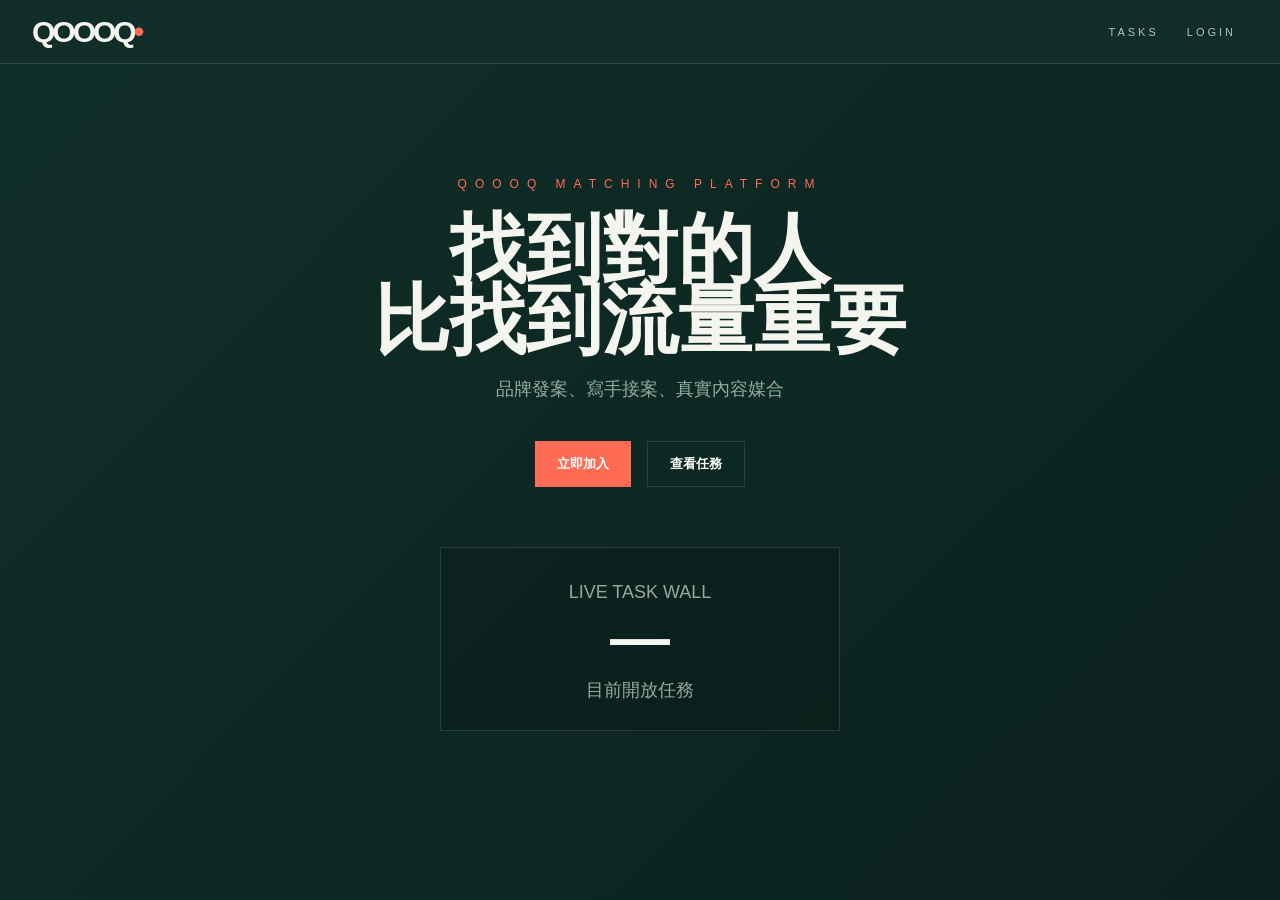
<file: index.html>
<!DOCTYPE html>
<html lang="zh-Hant">
<head>
<meta charset="UTF-8">
<meta name="viewport" content="width=device-width, initial-scale=1">
<title>QOOOQ Matching</title>
<link rel="stylesheet" href="css/style.css">
<style>
.hero {
  padding: 110px 20px 60px;
  text-align: center;
}
.hero small {
  color: var(--accent);
  letter-spacing: 8px;
  font-size: 12px;
}
.hero h1 {
  font-size: 76px;
  line-height: .93;
  margin: 22px 0;
}
.hero p {
  color: var(--muted);
  font-size: 18px;
}
.cta {
  margin-top: 40px;
  display: flex;
  justify-content: center;
  gap: 16px;
}
.stats-box {
  max-width: 400px;
  margin: 60px auto 0;
  padding: 28px;
  border: 1px solid var(--line);
  background: rgba(0,0,0,.15);
  text-align: center;
}
.stats-box h2 {
  font-size: 60px;
  margin: 0;
}
.stats-box p { color: var(--muted); margin: 6px 0 0; }
</style>
</head>
<body>

<header>
  <a class="logo" href="index.html">QOOOQ<span class="dot">•</span></a>
  <nav>
    <a href="tasks.html">TASKS</a>
    <div id="header-user"></div>
  </nav>
</header>

<section class="hero">
  <small>QOOOQ MATCHING PLATFORM</small>
  <h1>找到對的人<br>比找到流量重要</h1>
  <p>品牌發案、寫手接案、真實內容媒合</p>
  <div class="cta">
    <button class="btn" onclick="location.href='register.html'">立即加入</button>
    <button class="btn-outline" onclick="location.href='tasks.html'">查看任務</button>
  </div>
  <div class="stats-box">
    <p>LIVE TASK WALL</p>
    <h2 id="task-count">—</h2>
    <p>目前開放任務</p>
  </div>
</section>

<script src="js/app.js"></script>
<script>
renderHeaderUser();

// 動態抓任務數量
async function loadCount() {
  try {
    const res = await fetch(API_URL, {
      method: "POST",
      body: JSON.stringify({ action: "getOpenTasks" })
    });
    const data = await res.json();
    if (data.success) {
      document.getElementById("task-count").textContent = data.tasks.length;
    }
  } catch(e) {}
}
loadCount();
</script>
</body>
</html>
</file>
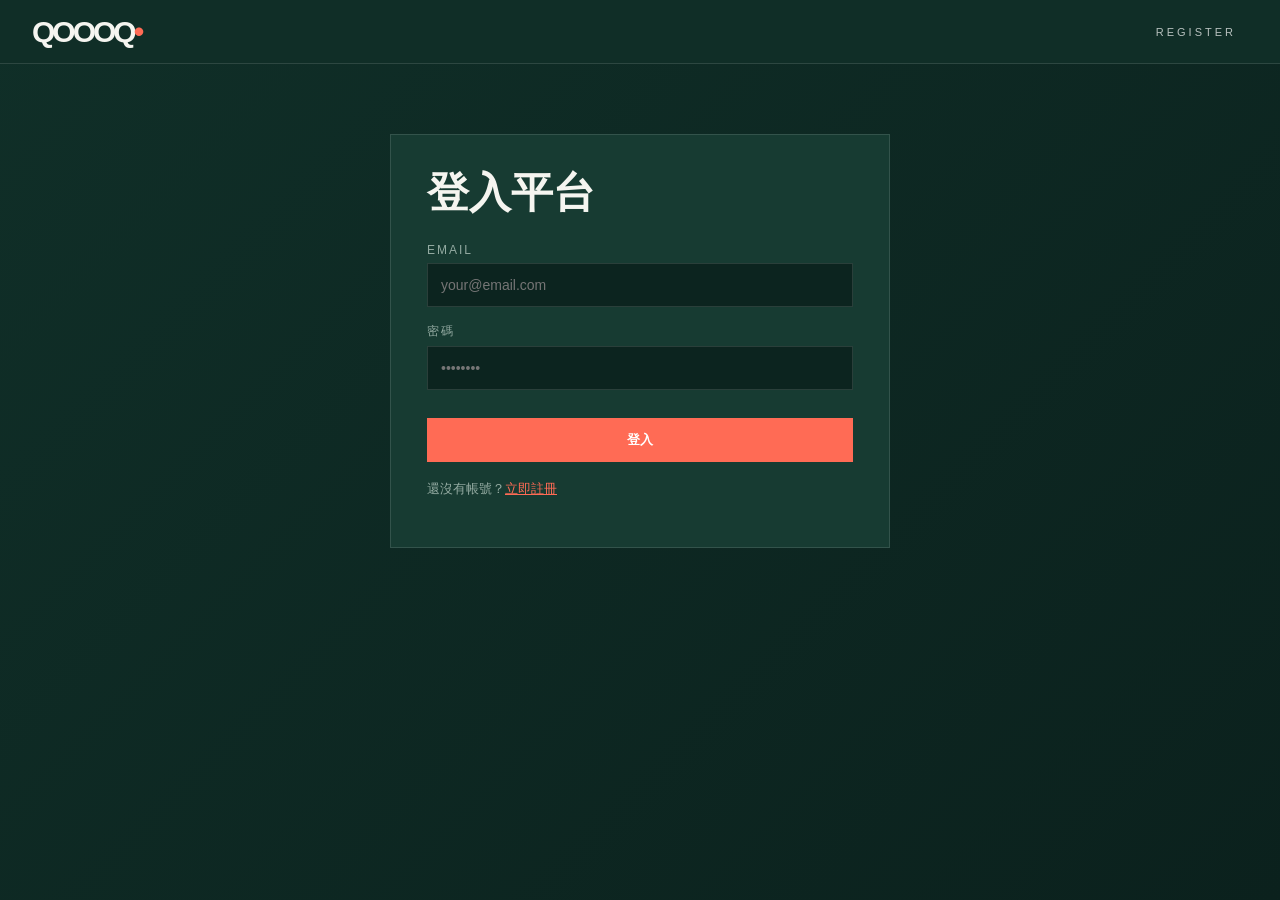
<file: login.html>
<!DOCTYPE html>
<html lang="zh-Hant">
<head>
<meta charset="UTF-8">
<meta name="viewport" content="width=device-width, initial-scale=1">
<title>QOOOQ Login</title>
<link rel="stylesheet" href="css/style.css">
</head>
<body>

<header>
  <a class="logo" href="index.html">QOOOQ<span class="dot">•</span></a>
  <nav><a href="register.html">REGISTER</a></nav>
</header>

<div class="wrap">
  <h1 style="font-size:42px;line-height:1.05;margin:0 0 28px">登入平台</h1>

  <label>EMAIL</label>
  <input id="email" type="email" placeholder="your@email.com">

  <label>密碼</label>
  <input id="password" type="password" placeholder="••••••••">

  <button class="btn" style="width:100%;margin-top:28px" onclick="login()">登入</button>
  <p style="margin-top:18px;color:var(--muted);font-size:13px">
    還沒有帳號？<a href="register.html" style="color:var(--accent)">立即註冊</a>
  </p>
</div>

<script src="js/app.js"></script>
<script>
// 已登入直接跳轉
if (getUser()) location.href = "tasks.html";

async function login() {
  const email = document.getElementById("email").value.trim();
  const password = document.getElementById("password").value;

  if (!email || !password) { alert("請填寫 Email 與密碼"); return; }

  const res = await fetch(API_URL, {
    method: "POST",
    body: JSON.stringify({ action: "login", email, password })
  });
  const data = await res.json();

  if (data.success) {
    localStorage.setItem("user", JSON.stringify(data));
    // 寫手第一次登入導去完善資料（可依需求調整）
    location.href = "tasks.html";
  } else {
    alert(data.message || "帳號或密碼錯誤");
  }
}
</script>
</body>
</html>
</file>
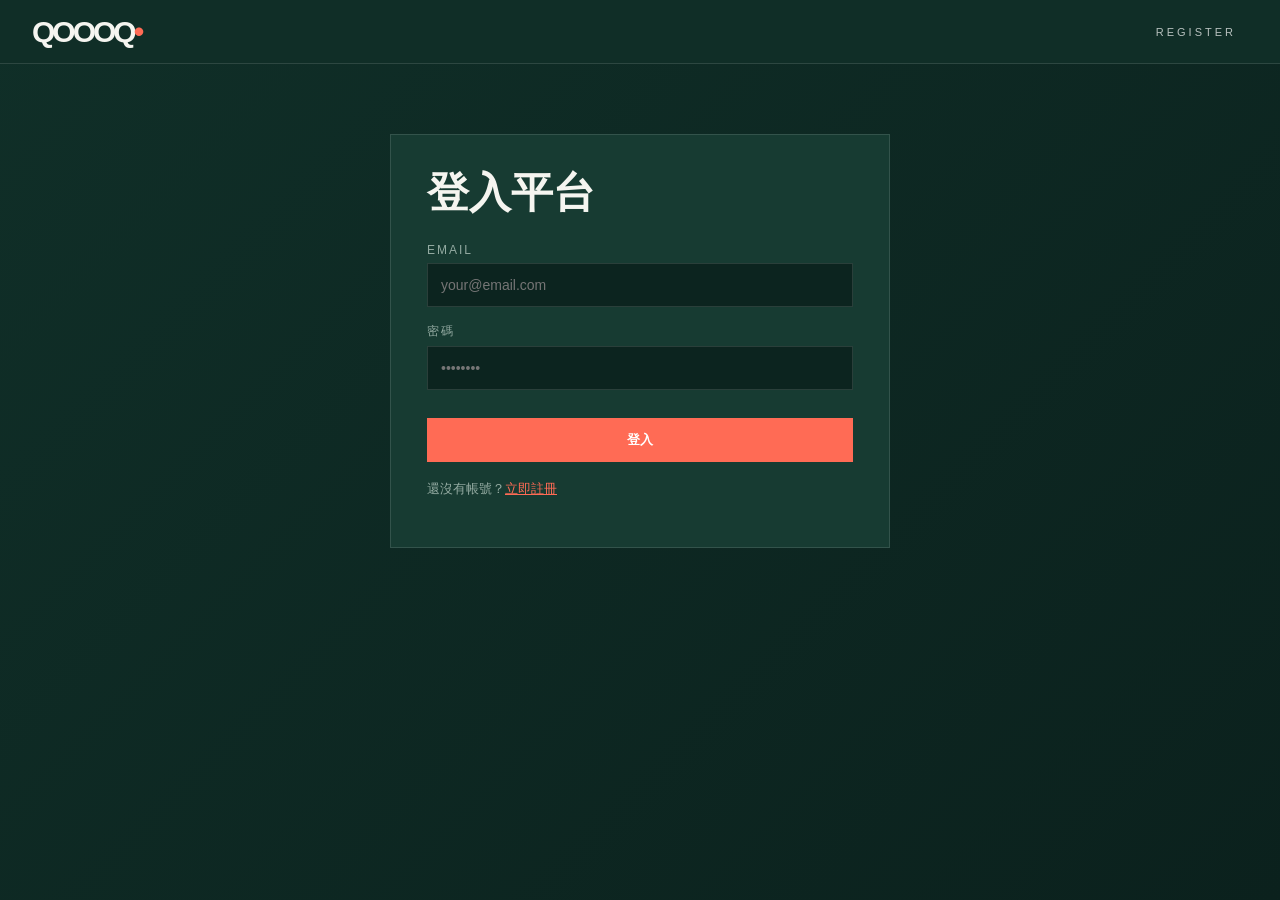
<file: post-task.html>
<!DOCTYPE html>
<html lang="zh-Hant">
<head>
<meta charset="UTF-8">
<meta name="viewport" content="width=device-width, initial-scale=1">
<title>QOOOQ 發布任務</title>
<link rel="stylesheet" href="css/style.css">
<style>
.wrap { max-width: 620px; }
</style>
</head>
<body>

<header>
  <a class="logo" href="index.html">QOOOQ<span class="dot">•</span></a>
  <nav>
    <a href="tasks.html">TASKS</a>
    <div id="header-user"></div>
  </nav>
</header>

<div class="wrap">
  <div class="tag" style="margin-bottom:12px">POST A TASK</div>
  <h1 style="font-size:36px;margin:0 0 28px">發布任務</h1>

  <label>品牌名稱</label>
  <input id="brand" placeholder="例：OOO 品牌">

  <label>商品 / 服務</label>
  <input id="product" placeholder="例：OOO 保健品">

  <label>任務標題</label>
  <input id="title" placeholder="例：Threads 開箱文 × 保健品體驗">

  <label>任務說明</label>
  <textarea id="description" rows="5" placeholder="說明任務內容、需求、注意事項..."></textarea>

  <label>平台</label>
  <select id="platform">
    <option>Threads</option>
    <option>Instagram</option>
    <option>TikTok</option>
    <option>Dcard</option>
    <option>痞客邦</option>
    <option>方格子</option>
  </select>

  <label>品類</label>
  <input id="category" placeholder="例：保健、美妝、食品">

  <label>預算（每篇，NT$）</label>
  <input id="budget" type="number" placeholder="例：1000">

  <label>招募名額</label>
  <input id="quota" type="number" placeholder="例：5">

  <button class="btn" style="width:100%;margin-top:28px" onclick="createTask()">發布任務</button>
</div>

<script src="js/app.js"></script>
<script>
const user = requireLogin();

// 只有品牌方可以發任務
if (user && user.role !== "brand") {
  alert("發任務功能僅開放給品牌方。\n寫手請在任務牆瀏覽並報名任務！");
  location.href = "tasks.html";
}
renderHeaderUser();

async function createTask() {
  const title = document.getElementById("title").value.trim();
  if (!title) { alert("請填寫任務標題"); return; }

  const payload = {
    action:      "createTask",
    brandUserId: user.userId,
    brand:       document.getElementById("brand").value,
    product:     document.getElementById("product").value,
    title,
    description: document.getElementById("description").value,
    platform:    document.getElementById("platform").value,
    category:    document.getElementById("category").value,
    budget:      document.getElementById("budget").value,
    quota:       document.getElementById("quota").value
  };

  const res = await fetch(API_URL, {
    method: "POST",
    body: JSON.stringify(payload)
  });
  const data = await res.json();

  if (data.success) {
    alert("任務發布成功！");
    location.href = "tasks.html";
  } else {
    alert(data.message || "發布失敗");
  }
}
</script>
</body>
</html>
</file>
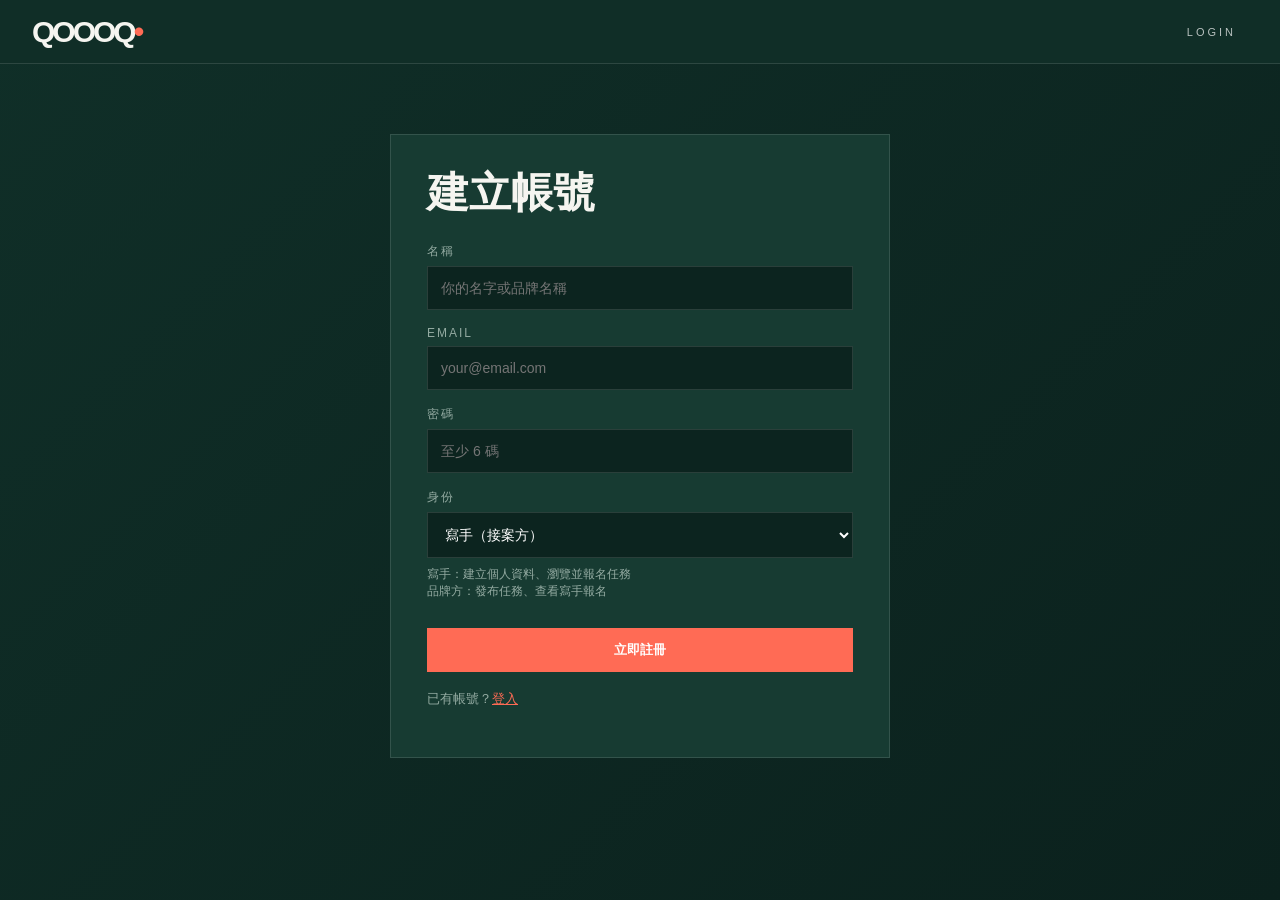
<file: register.html>
<!DOCTYPE html>
<html lang="zh-Hant">
<head>
<meta charset="UTF-8">
<meta name="viewport" content="width=device-width, initial-scale=1">
<title>QOOOQ Register</title>
<link rel="stylesheet" href="css/style.css">
</head>
<body>

<header>
  <a class="logo" href="index.html">QOOOQ<span class="dot">•</span></a>
  <nav><a href="login.html">LOGIN</a></nav>
</header>

<div class="wrap">
  <h1 style="font-size:42px;line-height:1.05;margin:0 0 28px">建立帳號</h1>

  <label>名稱</label>
  <input id="name" placeholder="你的名字或品牌名稱">

  <label>EMAIL</label>
  <input id="email" type="email" placeholder="your@email.com">

  <label>密碼</label>
  <input id="password" type="password" placeholder="至少 6 碼">

  <label>身份</label>
  <select id="role">
    <option value="writer">寫手（接案方）</option>
    <option value="brand">品牌方（發案方）</option>
  </select>
  <p style="color:var(--muted);font-size:12px;margin:8px 0 0">
    寫手：建立個人資料、瀏覽並報名任務<br>
    品牌方：發布任務、查看寫手報名
  </p>

  <button class="btn" style="width:100%;margin-top:28px" onclick="register()">立即註冊</button>
  <p style="margin-top:18px;color:var(--muted);font-size:13px">
    已有帳號？<a href="login.html" style="color:var(--accent)">登入</a>
  </p>
</div>

<script src="js/app.js"></script>
<script>
if (getUser()) location.href = "tasks.html";

async function register() {
  const name     = document.getElementById("name").value.trim();
  const email    = document.getElementById("email").value.trim();
  const password = document.getElementById("password").value;
  const role     = document.getElementById("role").value;

  if (!name || !email || !password) { alert("請填寫所有欄位"); return; }
  if (password.length < 6) { alert("密碼至少 6 碼"); return; }

  const res = await fetch(API_URL, {
    method: "POST",
    body: JSON.stringify({ action: "register", name, email, password, role })
  });
  const data = await res.json();

  if (data.success) {
    localStorage.setItem("user", JSON.stringify(data));
    // 寫手先去完善資料，品牌方直接去任務牆
    if (role === "writer") {
      location.href = "writer-profile.html";
    } else {
      location.href = "tasks.html";
    }
  } else {
    alert(data.message || "註冊失敗");
  }
}
</script>
</body>
</html>
</file>
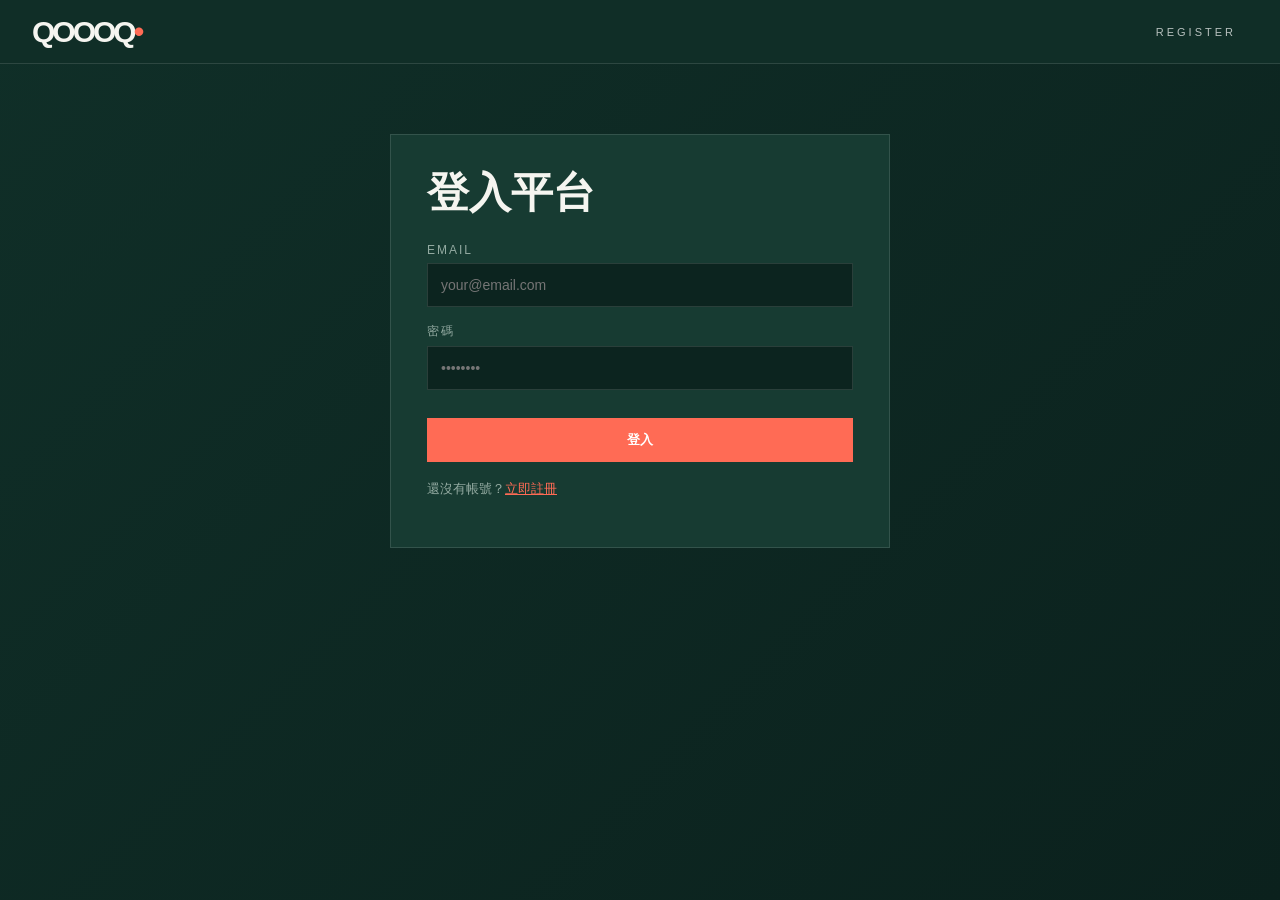
<file: tasks.html>
<!DOCTYPE html>
<html lang="zh-Hant">
<head>
<meta charset="UTF-8">
<meta name="viewport" content="width=device-width, initial-scale=1">
<title>QOOOQ Tasks</title>
<link rel="stylesheet" href="css/style.css">
<style>
.hero {
  text-align: center;
  padding: 60px 20px 30px;
}
.hero small { color: var(--accent); letter-spacing: 8px; font-size: 12px; }
.hero h1 { font-size: 60px; line-height: .93; margin: 18px 0; }
.hero p { color: var(--muted); font-size: 17px; }

.container { max-width: 1080px; margin: 0 auto 80px; padding: 0 24px; }
.topbar {
  display: flex;
  justify-content: space-between;
  align-items: flex-end;
  margin: 30px 0 20px;
}

.task-card { position: relative; }
.task-card .tag { margin-bottom: 10px; }
.task-card h3 { font-size: 22px; margin: 10px 0; }
.task-card .meta { color: var(--muted); line-height: 1.8; font-size: 14px; }
.task-card .price { font-size: 28px; font-weight: 900; margin: 16px 0 4px; }
.task-card .status { color: var(--green); font-size: 12px; letter-spacing: 2px; margin: 0 0 14px; }
.task-card .btn { width: 100%; }

/* 空狀態 */
.empty {
  text-align: center;
  color: var(--muted);
  padding: 60px 20px;
  grid-column: 1/-1;
}
</style>
</head>
<body>

<header>
  <a class="logo" href="index.html">QOOOQ<span class="dot">•</span></a>
  <nav>
    <a href="tasks.html">TASKS</a>
    <div id="header-user"></div>
  </nav>
</header>

<section class="hero">
  <small>QOOOQ WRITER MATCHING</small>
  <h1>任務媒合牆</h1>
  <p>品牌發案，寫手接案，用真實內容創造曝光。</p>
</section>

<div class="container">
  <div class="topbar">
    <div>
      <div class="tag">LIVE TASK WALL</div>
      <h2 style="margin:6px 0 0">目前開放任務</h2>
    </div>
    <!-- 按鈕依身份動態顯示 -->
    <div id="action-btn"></div>
  </div>

  <div id="tasks" class="grid">
    <p style="color:var(--muted)">載入中…</p>
  </div>
</div>

<script src="js/app.js"></script>
<script>
const user = requireLogin();
renderHeaderUser();

// 依身份顯示不同按鈕
const actionBtn = document.getElementById("action-btn");
if (user) {
  if (user.role === "brand") {
    actionBtn.innerHTML = `<button class="btn" onclick="location.href='post-task.html'">＋ 發布任務</button>`;
  } else {
    actionBtn.innerHTML = `<button class="btn-outline" onclick="location.href='writer-profile.html'">編輯我的資料</button>`;
  }
}

async function loadTasks() {
  const res = await fetch(API_URL, {
    method: "POST",
    body: JSON.stringify({ action: "getOpenTasks" })
  });
  const data = await res.json();
  const box = document.getElementById("tasks");

  if (!data.success || !data.tasks || data.tasks.length === 0) {
    box.innerHTML = `<div class="empty"><p>目前沒有開放任務</p></div>`;
    return;
  }

  // 寫手看到「報名」按鈕，品牌方看到「我發的任務」提示
  const isWriter = user && user.role === "writer";

  box.innerHTML = data.tasks.map(t => {
    const taskId = t["taskId"] || t["任務ID"] || "";
    const applyBtn = isWriter
      ? `<button class="btn" onclick="applyTask('${taskId}')">我要報名</button>`
      : `<span style="color:var(--muted);font-size:12px">品牌方模式</span>`;

    return `
      <div class="card task-card">
        <div class="tag">${t["平台"] || ""}・${t["品類"] || ""}</div>
        <h3>${t["任務標題"] || ""}</h3>
        <div class="meta">
          品牌：${t["品牌"] || "—"}<br>
          商品：${t["商品"] || "—"}<br>
          名額：${t["名額"] || "—"} 人
        </div>
        <p class="meta" style="margin-top:10px">${t["任務說明"] || ""}</p>
        <div class="price">NT$ ${t["預算"] || "—"}</div>
        <p class="status">● OPEN</p>
        ${applyBtn}
      </div>
    `;
  }).join("");
}

async function applyTask(taskId) {
  if (!taskId) { alert("任務 ID 有誤"); return; }
  if (!user || user.role !== "writer") {
    alert("只有寫手可以報名任務");
    return;
  }

  const note = prompt("可附上報名備註（選填，直接按確定也可）") || "";

  const res = await fetch(API_URL, {
    method: "POST",
    body: JSON.stringify({
      action: "applyTask",
      taskId,
      writerUserId: user.userId,
      note
    })
  });
  const data = await res.json();

  if (data.success) {
    alert("報名成功 🎉");
  } else {
    alert(data.message || "報名失敗");
  }
}

loadTasks();
</script>
</body>
</html>
</file>
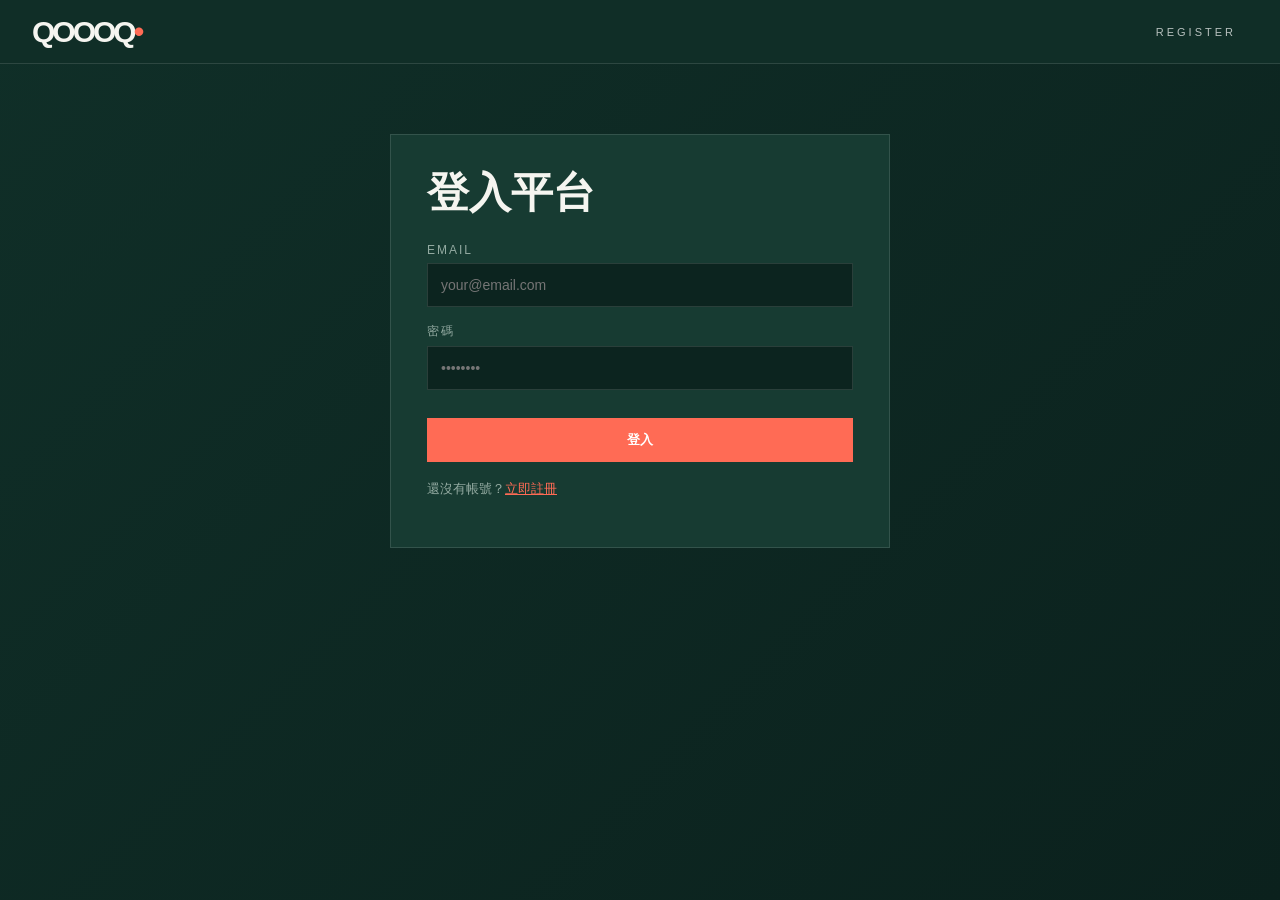
<file: writer-profile.html>
<!DOCTYPE html>
<html lang="zh-Hant">
<head>
<meta charset="UTF-8">
<meta name="viewport" content="width=device-width, initial-scale=1">
<title>QOOOQ 寫手資料</title>
<link rel="stylesheet" href="css/style.css">
<style>
.wrap { max-width: 600px; }
</style>
</head>
<body>

<header>
  <a class="logo" href="index.html">QOOOQ<span class="dot">•</span></a>
  <nav>
    <a href="tasks.html">TASKS</a>
    <div id="header-user"></div>
  </nav>
</header>

<div class="wrap">
  <div class="tag" style="margin-bottom:12px">WRITER PROFILE</div>
  <h1 style="font-size:36px;margin:0 0 28px">建立寫手資料</h1>

  <label>暱稱 / 筆名</label>
  <input id="nickname" placeholder="讀者認識你的名字">

  <label>平台（可複選）</label>
  <div class="tags-grid" id="platform-tags">
    <span class="tag-chip" data-val="Threads">Threads</span>
    <span class="tag-chip" data-val="Instagram">Instagram</span>
    <span class="tag-chip" data-val="TikTok">TikTok</span>
    <span class="tag-chip" data-val="Dcard">Dcard</span>
    <span class="tag-chip" data-val="痞客邦">痞客邦</span>
    <span class="tag-chip" data-val="方格子">方格子</span>
  </div>

  <label>擅長品類（可複選）</label>
  <div class="tags-grid" id="category-tags">
    <span class="tag-chip" data-val="保健">保健</span>
    <span class="tag-chip" data-val="美妝">美妝</span>
    <span class="tag-chip" data-val="食品">食品</span>
    <span class="tag-chip" data-val="旅遊">旅遊</span>
    <span class="tag-chip" data-val="3C">3C</span>
    <span class="tag-chip" data-val="親子">親子</span>
    <span class="tag-chip" data-val="寵物">寵物</span>
    <span class="tag-chip" data-val="生活風格">生活風格</span>
  </div>

  <label>文章類型（可複選）</label>
  <div class="tags-grid" id="worktype-tags">
    <span class="tag-chip" data-val="開文">開文</span>
    <span class="tag-chip" data-val="回文">回文</span>
    <span class="tag-chip" data-val="開箱">開箱</span>
    <span class="tag-chip" data-val="評測">評測</span>
    <span class="tag-chip" data-val="故事型">故事型</span>
    <span class="tag-chip" data-val="知識型">知識型</span>
  </div>

  <label>單篇收費（NT$）</label>
  <input id="price" type="number" placeholder="例：500">

  <label>作品連結（可填多個，換行分隔）</label>
  <textarea id="portfolio" rows="4" placeholder="https://example.com/post1&#10;https://example.com/post2"></textarea>

  <label>自我介紹</label>
  <textarea id="bio" rows="4" placeholder="簡單說說你的寫作風格、經歷或特色..."></textarea>

  <button class="btn" style="width:100%;margin-top:28px" onclick="saveProfile()">儲存資料</button>
</div>

<script src="js/app.js"></script>
<script>
const user = requireLogin();
if (user && user.role !== "writer") {
  alert("此頁面僅供寫手使用");
  location.href = "tasks.html";
}
renderHeaderUser();

// tag chip 多選
document.querySelectorAll(".tag-chip").forEach(chip => {
  chip.addEventListener("click", () => chip.classList.toggle("selected"));
});

function getSelected(containerId) {
  return [...document.querySelectorAll(`#${containerId} .tag-chip.selected`)]
    .map(c => c.dataset.val).join(",");
}

async function saveProfile() {
  const nickname = document.getElementById("nickname").value.trim();
  if (!nickname) { alert("請填寫暱稱"); return; }

  const payload = {
    action: "createWriterProfile",
    userId:   user.userId,
    nickname,
    platform: getSelected("platform-tags"),
    category: getSelected("category-tags"),
    workType: getSelected("worktype-tags"),
    price:    document.getElementById("price").value,
    portfolio:document.getElementById("portfolio").value,
    bio:      document.getElementById("bio").value
  };

  const res = await fetch(API_URL, {
    method: "POST",
    body: JSON.stringify(payload)
  });
  const data = await res.json();

  if (data.success) {
    alert("資料已儲存！");
    location.href = "tasks.html";
  } else {
    alert(data.message || "儲存失敗");
  }
}
</script>
</body>
</html>
</file>
<file: css/style.css>
:root {
  --bg: #102f28;
  --bg2: #173b32;
  --card: rgba(18,54,45,.85);
  --text: #f5f5f0;
  --muted: #93aaa1;
  --accent: #ff6b55;
  --line: rgba(255,255,255,.12);
  --green: #5ee18a;
}

* { box-sizing: border-box; }

body {
  margin: 0;
  background: linear-gradient(135deg, #102f28, #0b211d);
  color: var(--text);
  font-family: Arial, "Noto Sans TC", sans-serif;
  min-height: 100vh;
}

/* ── Header ── */
header {
  height: 64px;
  display: flex;
  align-items: center;
  justify-content: space-between;
  padding: 0 32px;
  border-bottom: 1px solid var(--line);
  position: sticky;
  top: 0;
  background: rgba(16,47,40,.95);
  z-index: 100;
}

.logo {
  font-size: 30px;
  font-weight: 900;
  letter-spacing: -3px;
  text-decoration: none;
  color: var(--text);
}

.dot { color: var(--accent); }

nav {
  display: flex;
  align-items: center;
  gap: 4px;
}

nav a {
  color: white;
  text-decoration: none;
  padding: 6px 12px;
  font-size: 11px;
  letter-spacing: 3px;
  opacity: .7;
  transition: opacity .2s;
}

nav a:hover { opacity: 1; }

/* header 右側用戶資訊 */
#header-user {
  display: flex;
  align-items: center;
  gap: 10px;
}

.user-name {
  font-size: 13px;
  color: var(--text);
}

.user-role {
  font-size: 10px;
  letter-spacing: 2px;
  padding: 3px 8px;
  border-radius: 2px;
}

.tag-brand {
  background: rgba(255,107,85,.2);
  color: var(--accent);
  border: 1px solid rgba(255,107,85,.3);
}

.tag-writer {
  background: rgba(94,225,138,.15);
  color: var(--green);
  border: 1px solid rgba(94,225,138,.25);
}

/* ── Buttons ── */
.btn {
  background: var(--accent);
  color: white;
  border: 0;
  padding: 13px 22px;
  font-weight: 800;
  cursor: pointer;
  font-size: 13px;
  transition: opacity .2s;
}

.btn:hover { opacity: .85; }

.btn-outline {
  background: transparent;
  color: white;
  border: 1px solid var(--line);
  padding: 13px 22px;
  font-weight: 700;
  cursor: pointer;
  font-size: 13px;
  transition: border-color .2s;
}

.btn-outline:hover { border-color: rgba(255,255,255,.4); }

/* ── Form elements ── */
label {
  display: block;
  margin-top: 16px;
  color: var(--muted);
  font-size: 12px;
  letter-spacing: 2px;
}

input, textarea, select {
  width: 100%;
  padding: 13px;
  margin-top: 6px;
  background: #0c241f;
  color: white;
  border: 1px solid var(--line);
  font-family: inherit;
  font-size: 14px;
  outline: none;
  transition: border-color .2s;
}

input:focus, textarea:focus, select:focus {
  border-color: rgba(255,255,255,.35);
}

select option { background: #0c241f; }

/* ── Card ── */
.card {
  background: var(--card);
  border: 1px solid var(--line);
  padding: 24px;
}

/* ── Tag badge ── */
.tag {
  color: var(--accent);
  font-size: 11px;
  letter-spacing: 4px;
  text-transform: uppercase;
}

/* ── Grid ── */
.grid {
  display: grid;
  grid-template-columns: repeat(auto-fill, minmax(300px, 1fr));
  gap: 18px;
}

/* ── Wrap (form pages) ── */
.wrap {
  max-width: 500px;
  margin: 70px auto;
  padding: 36px;
  background: var(--bg2);
  border: 1px solid var(--line);
}

/* ── Tags multi-select ── */
.tags-grid {
  display: flex;
  flex-wrap: wrap;
  gap: 8px;
  margin-top: 10px;
}

.tag-chip {
  padding: 6px 14px;
  border: 1px solid var(--line);
  background: transparent;
  color: var(--muted);
  cursor: pointer;
  font-size: 12px;
  transition: all .2s;
  user-select: none;
}

.tag-chip.selected {
  border-color: var(--accent);
  color: var(--accent);
  background: rgba(255,107,85,.1);
}
</file>
